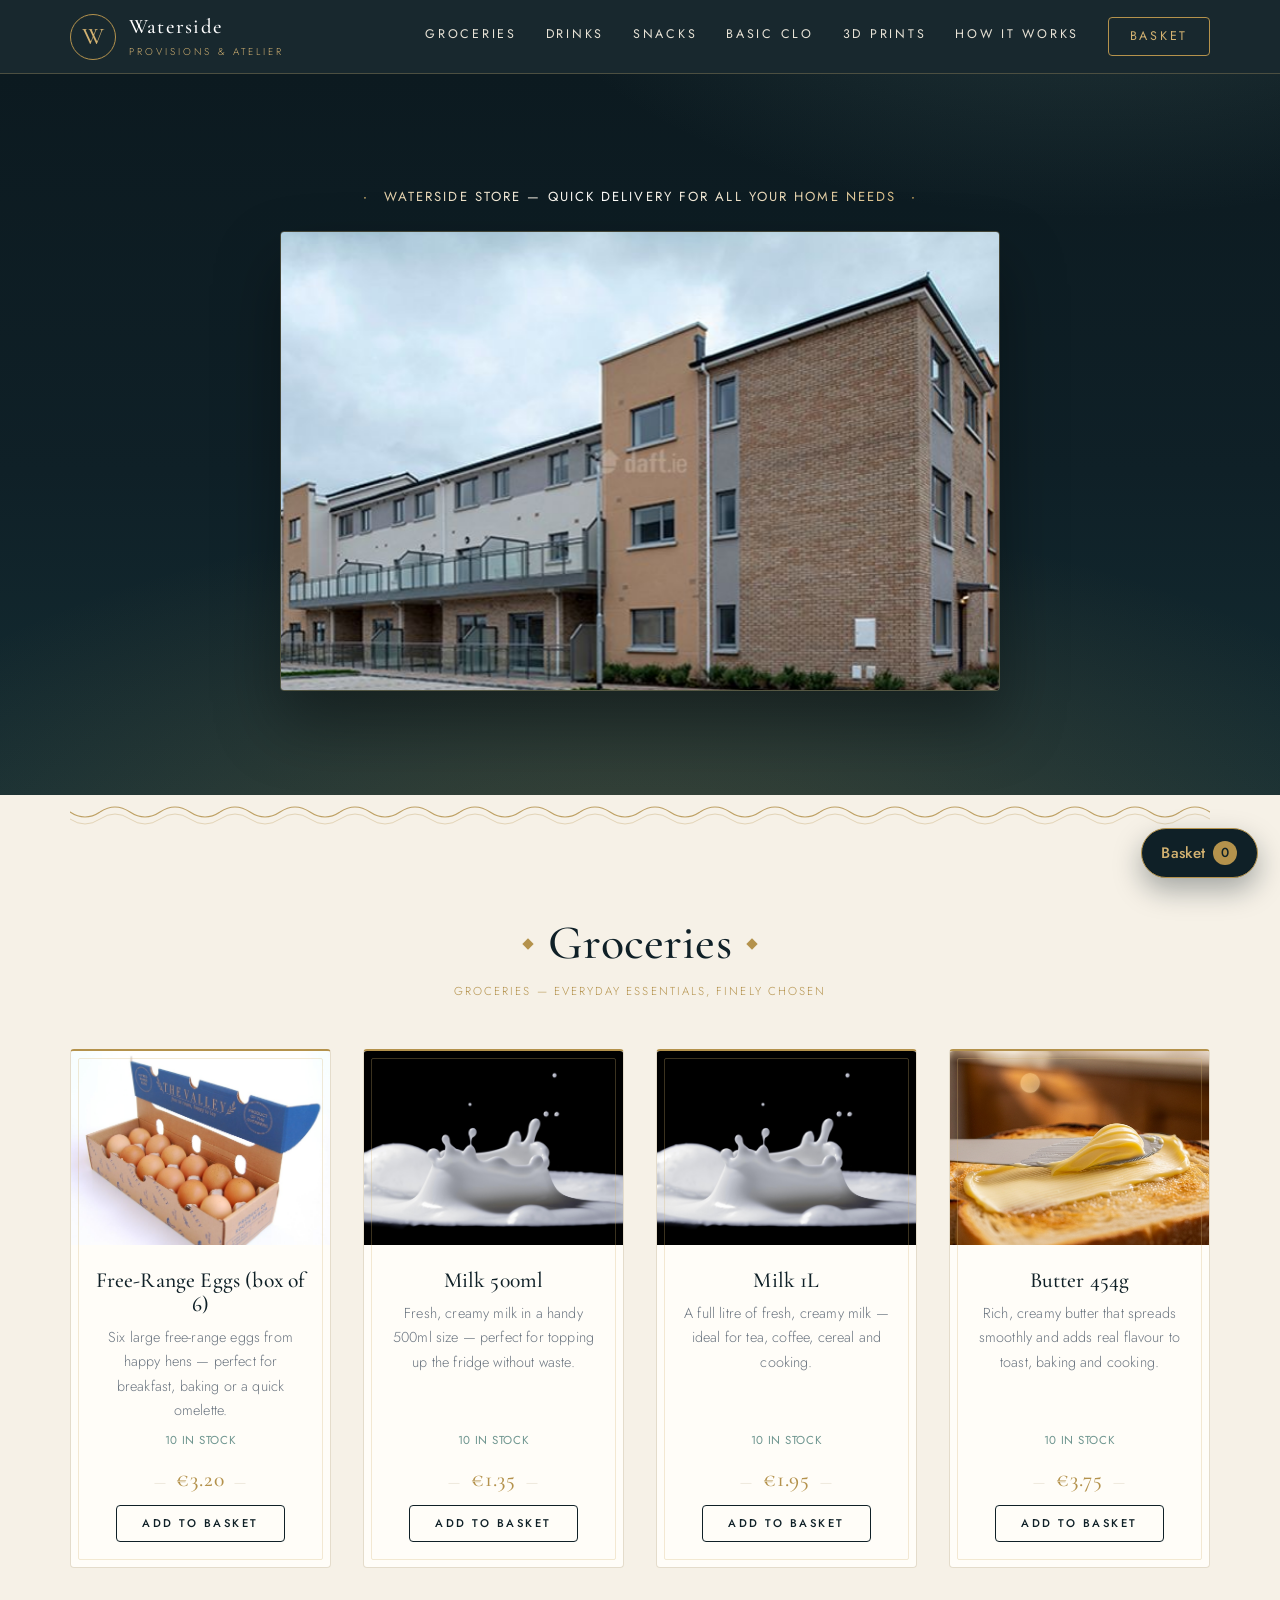
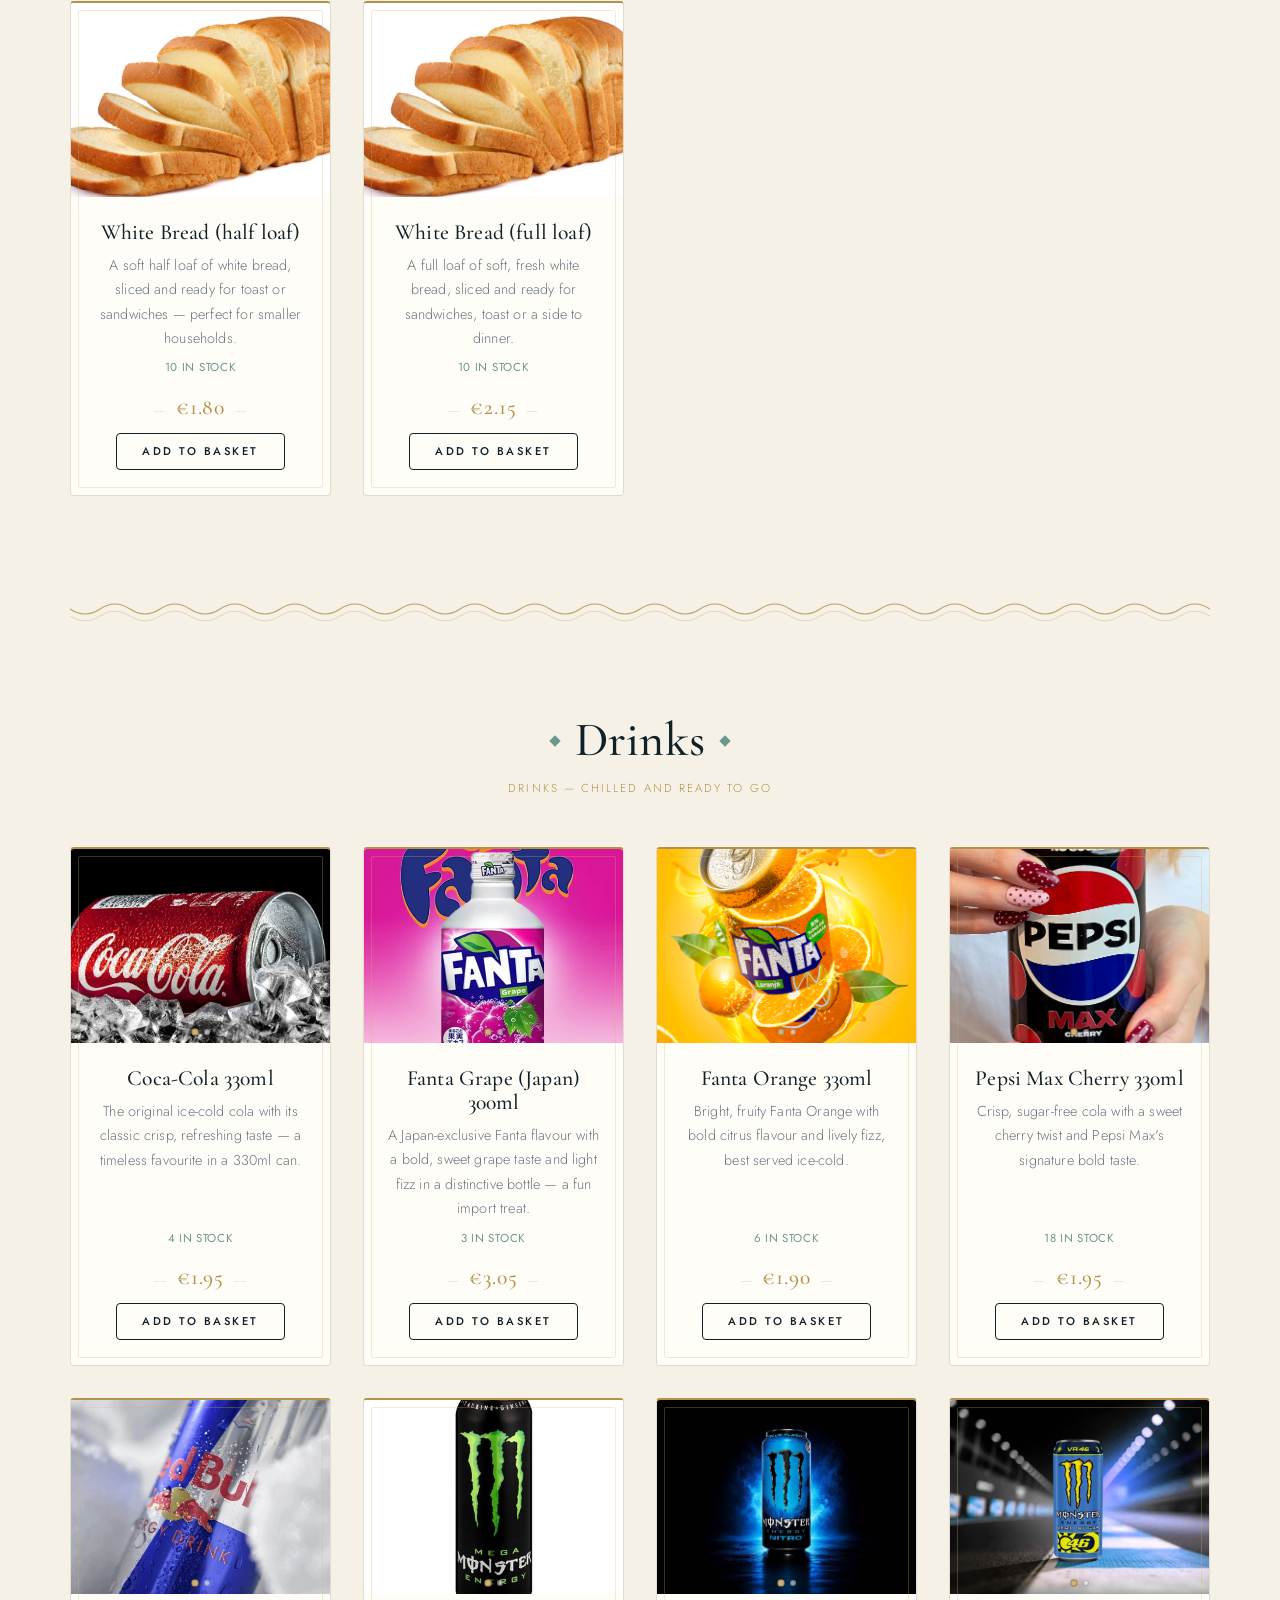
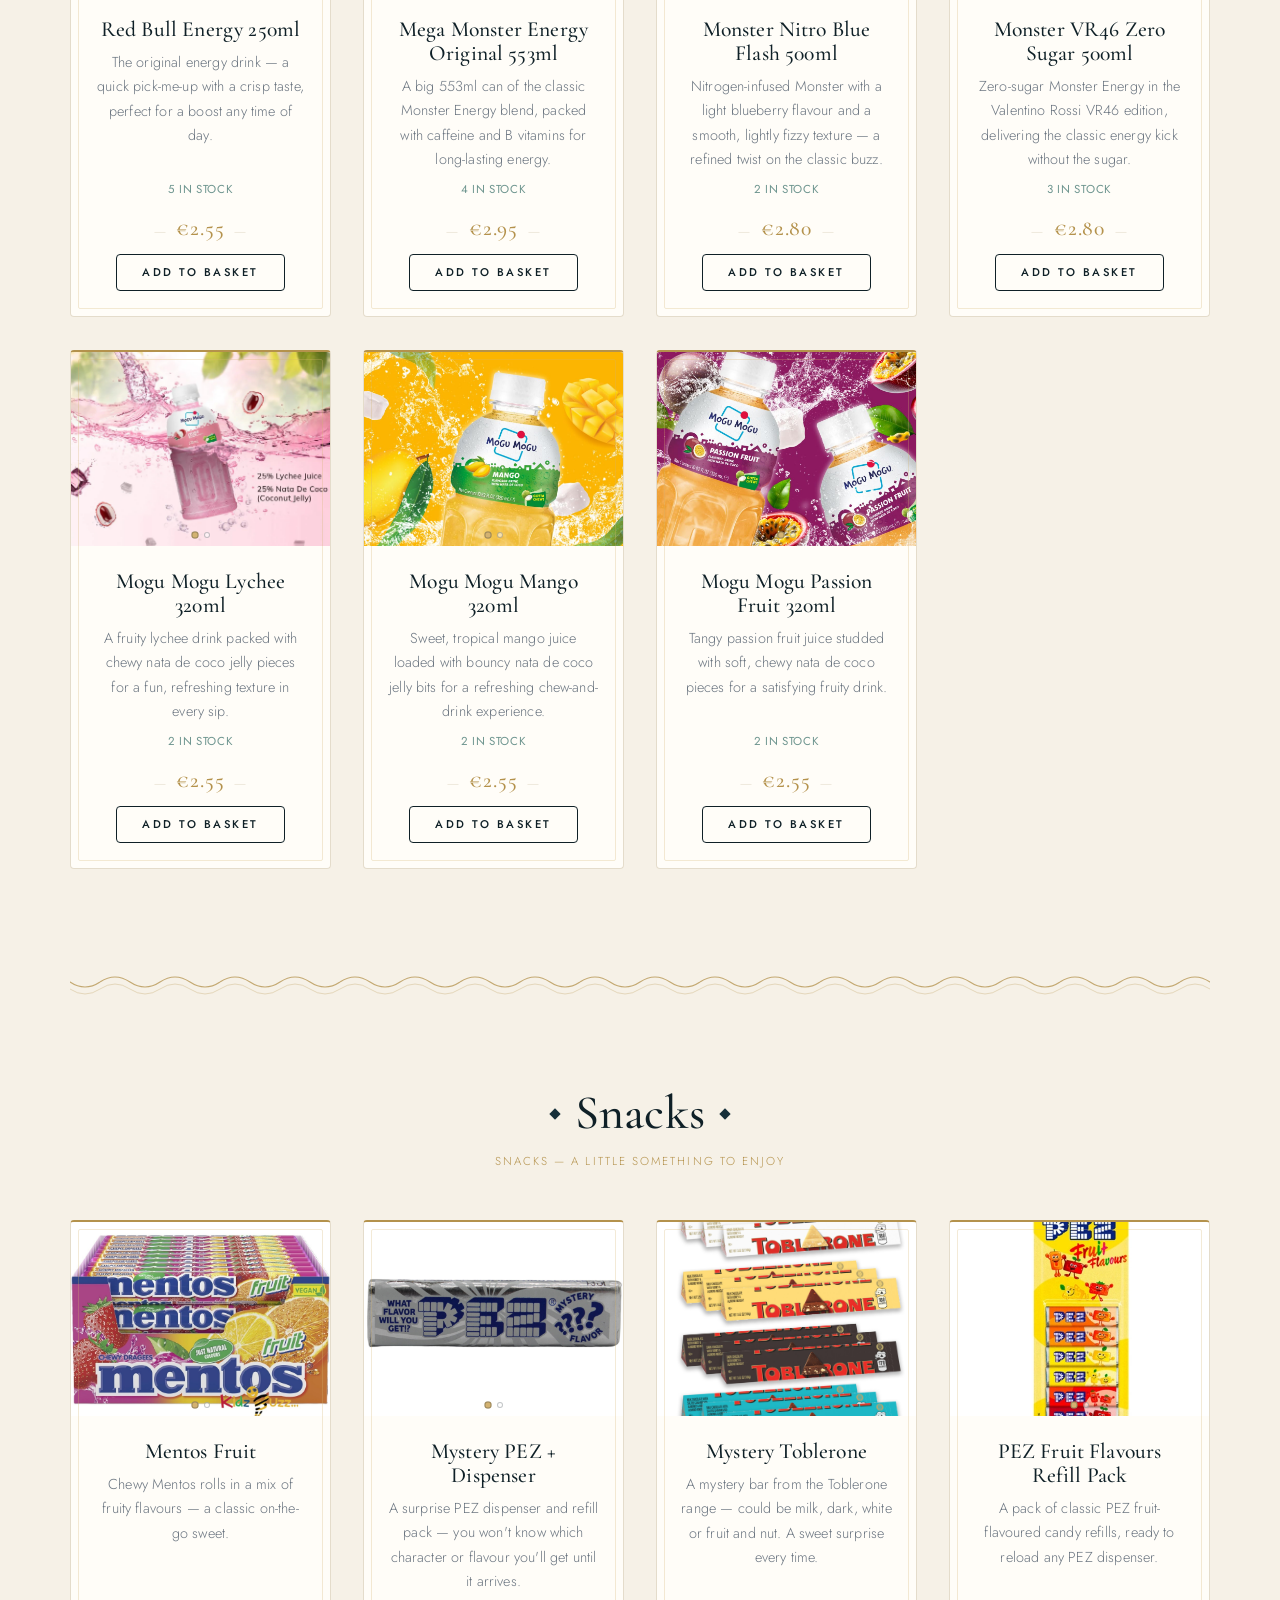
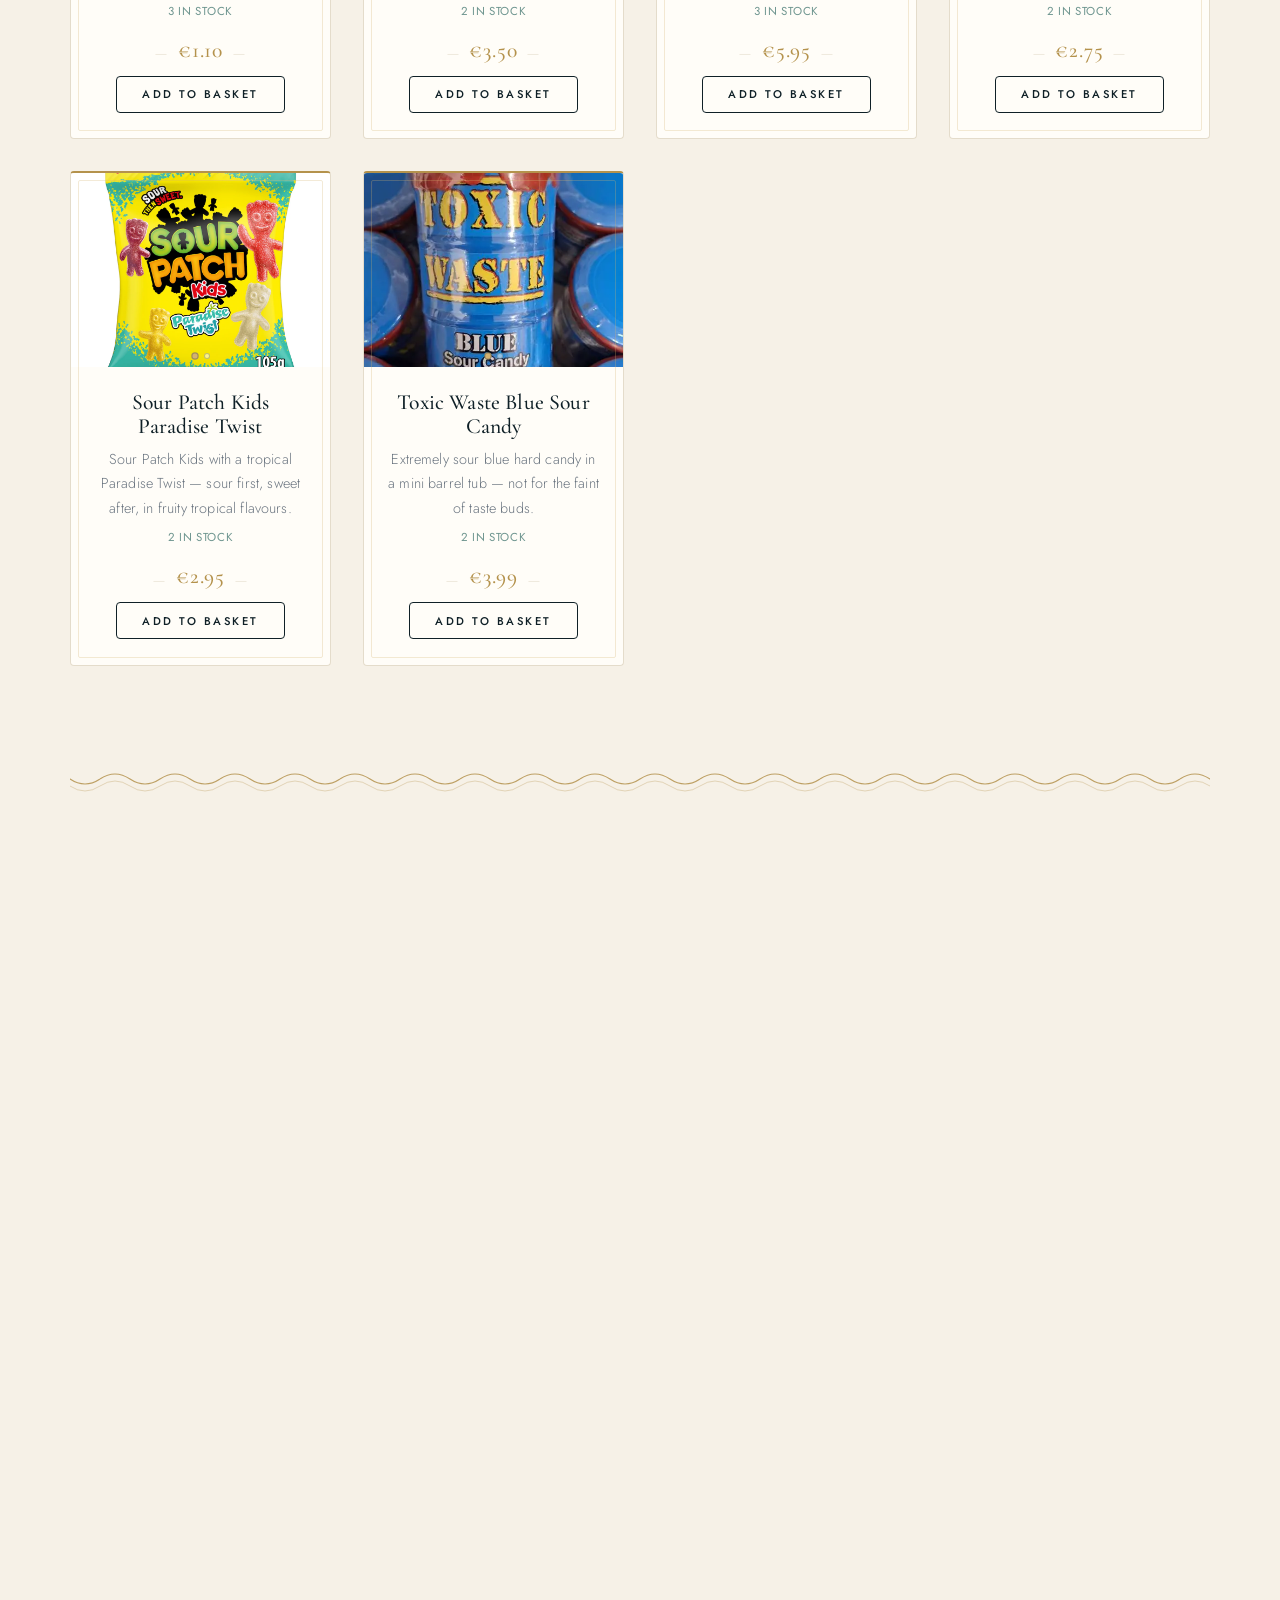
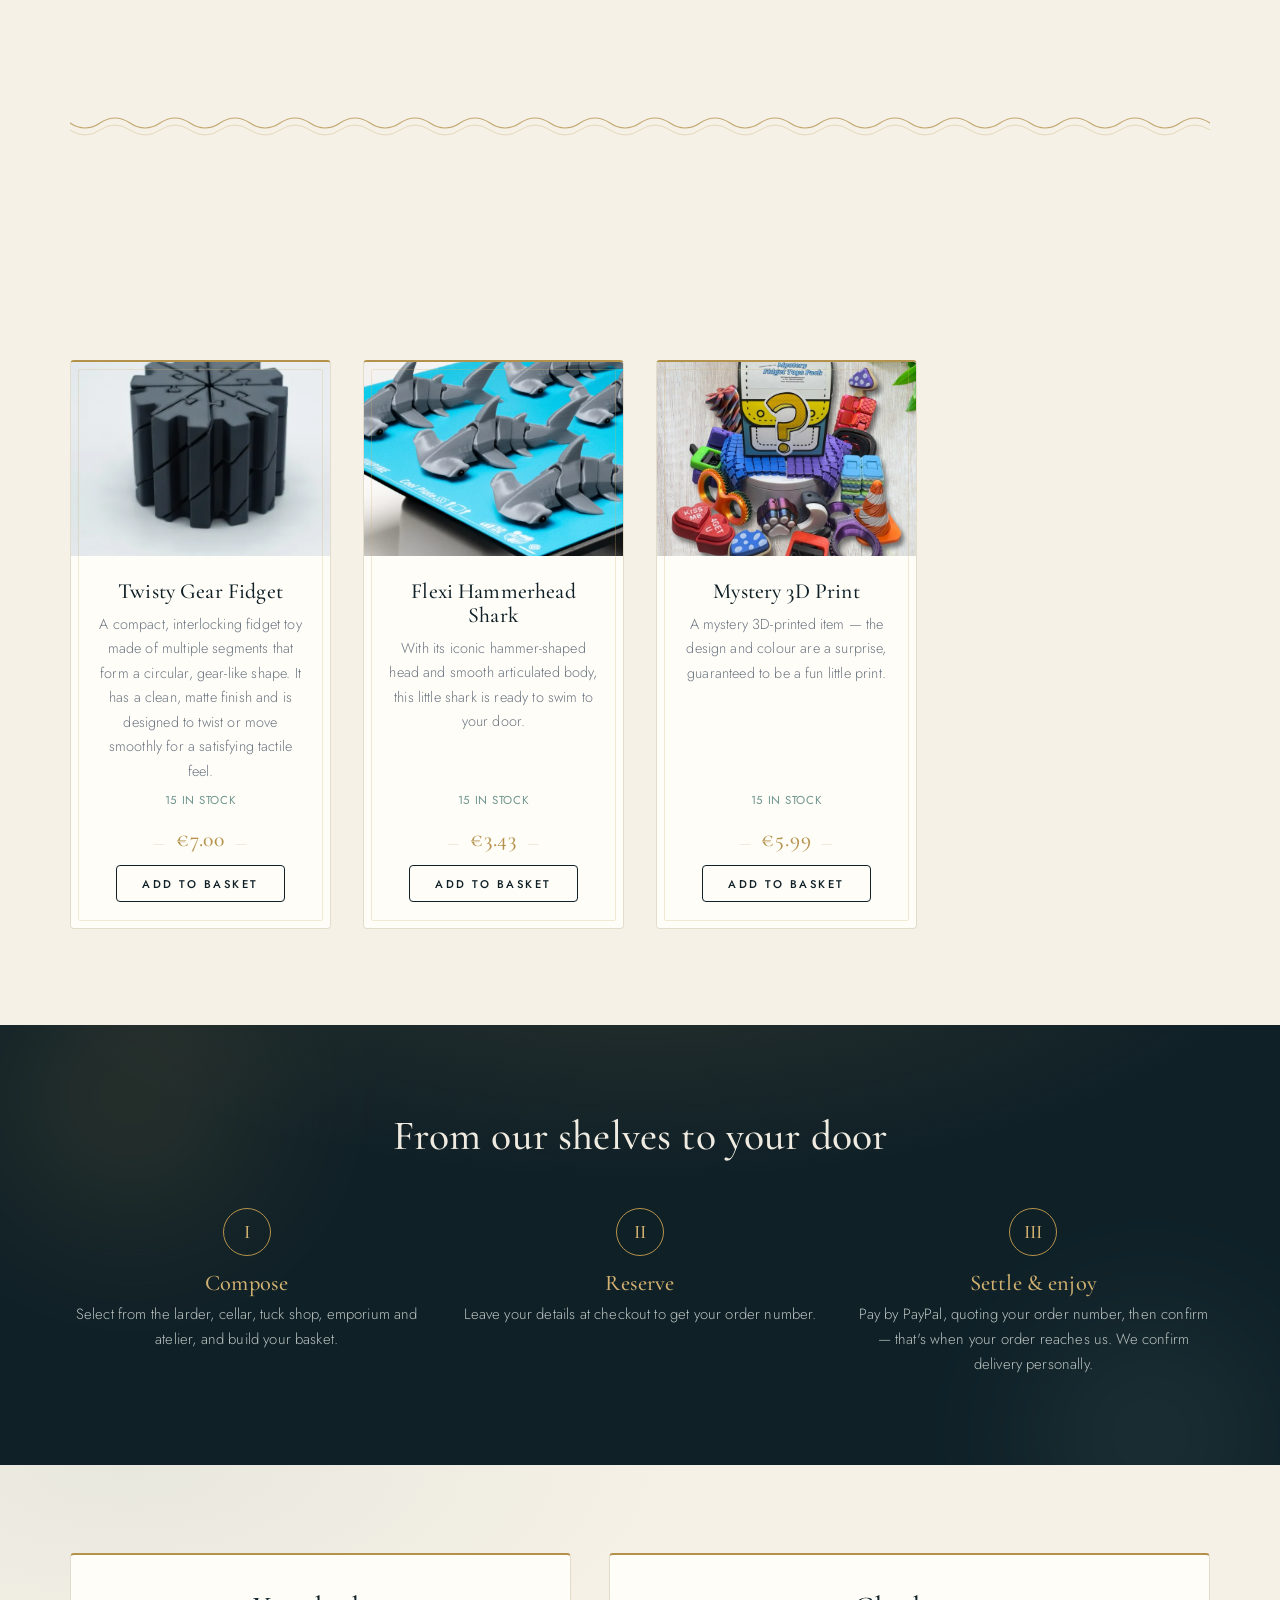
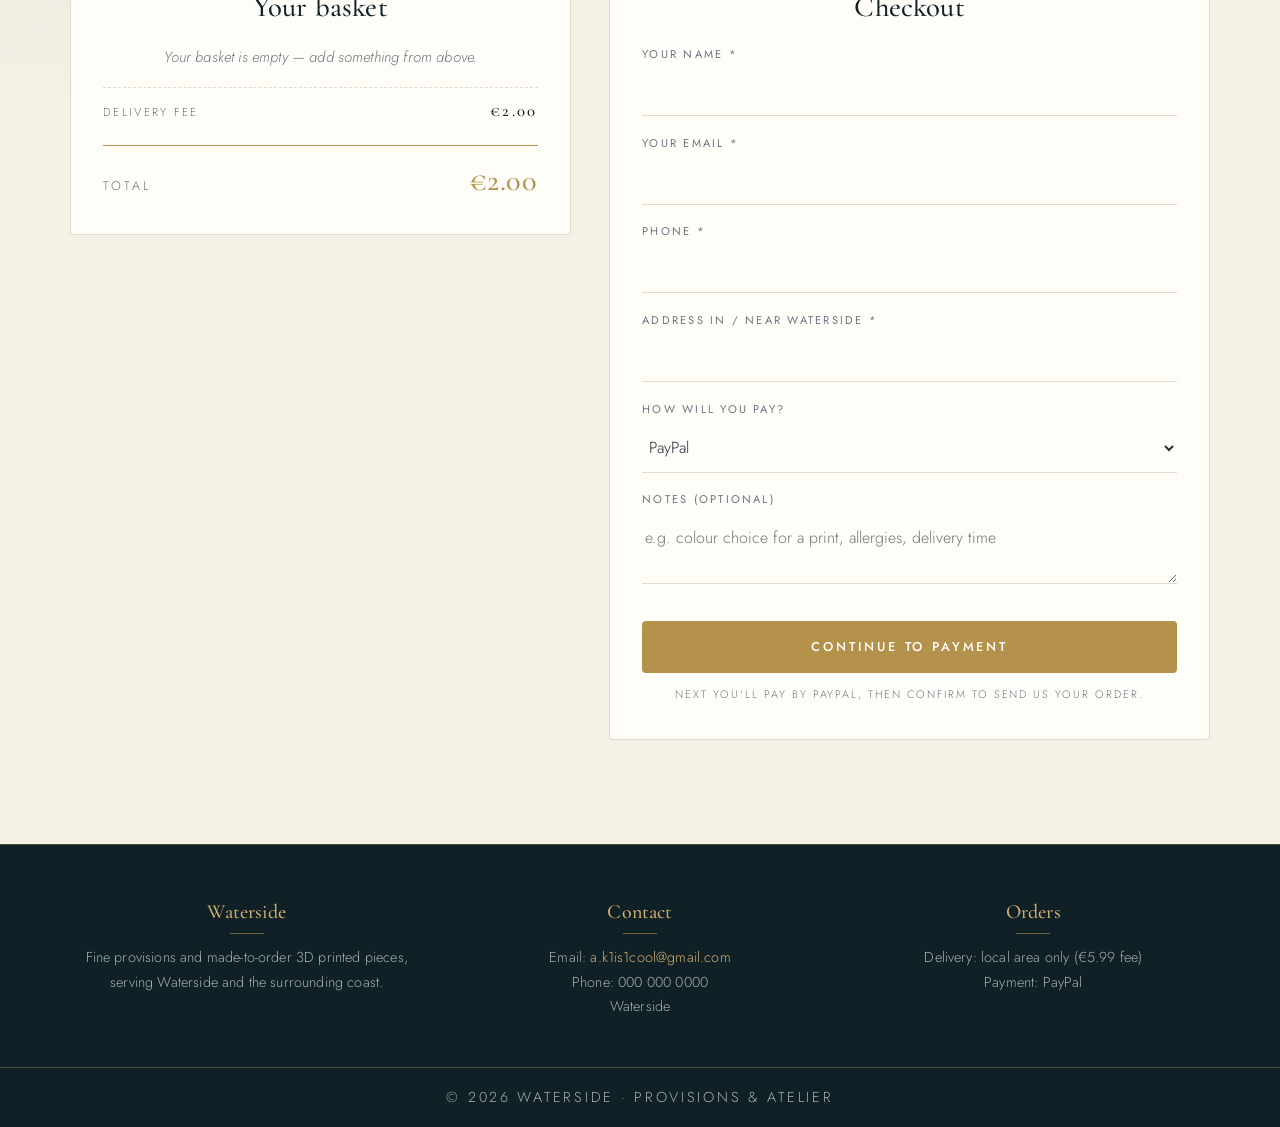
<file: index.html>
<!DOCTYPE html>
<html lang="en">
<head>
  <meta charset="UTF-8">
  <meta name="viewport" content="width=device-width, initial-scale=1.0">
  <title>Waterside Store — Groceries &amp; 3D Prints</title>
  <meta name="description" content="Your local Waterside shop for fresh groceries and custom 3D prints. Order online, pay by PayPal, local delivery only.">
  <link rel="preconnect" href="https://fonts.googleapis.com">
  <link rel="preconnect" href="https://fonts.gstatic.com" crossorigin>
  <link href="https://fonts.googleapis.com/css2?family=Cormorant+Garamond:ital,wght@0,400;0,500;0,600;1,400;1,500&family=Jost:wght@300;400;500&display=swap" rel="stylesheet">
  <link rel="stylesheet" href="css/style.css">
</head>
<body>

  <!-- Intro curtain — pure CSS, shows instantly then fades -->
  <div class="site-intro" id="site-intro" aria-hidden="true">
    <span class="intro-mark">W</span>
    <span class="intro-tag">Waterside</span>
  </div>

  <!-- Scroll progress -->
  <div class="scroll-progress" id="scroll-progress" aria-hidden="true"></div>

  <!-- Header is loaded from includes/header.html -->
  <div id="site-header"></div>

  <main>

    <!-- ============ HERO ============ -->
    <section class="hero" id="top">
      <div class="hero-particles" id="hero-particles" aria-hidden="true"></div>
      <div class="container hero-inner">
        <p class="hero-eyebrow" id="hero-eyebrow">Waterside &mdash; Provisions &amp; Atelier</p>
        <div class="hero-image-carousel" id="hero-image-carousel"></div>
      </div>
    </section>
    <div class="awning" aria-hidden="true"></div>

    <!-- ============ NECESSITIES ============ -->
    <section class="category" id="necessities">
      <div class="container">
        <div class="category-head reveal">
          <h2><span class="dot dot-necessities"></span>Groceries<span class="dot dot-necessities"></span></h2>
          <p>Groceries &mdash; everyday essentials, finely chosen</p>
        </div>
        <div class="product-grid" id="grid-necessities">
          <!-- Products are added automatically from js/products.js -->
        </div>
      </div>
    </section>

    <div class="awning" aria-hidden="true"></div>

    <!-- ============ DRINKS ============ -->
    <section class="category" id="drinks">
      <div class="container">
        <div class="category-head reveal">
          <h2><span class="dot dot-drinks"></span>Drinks<span class="dot dot-drinks"></span></h2>
          <p>Drinks &mdash; chilled and ready to go</p>
        </div>
        <div class="product-grid" id="grid-drinks">
          <!-- Products are added automatically from js/products.js -->
        </div>
      </div>
    </section>

    <div class="awning awning-orange" aria-hidden="true"></div>

    <!-- ============ SNACKS ============ -->
    <section class="category" id="snacks">
      <div class="container">
        <div class="category-head reveal">
          <h2><span class="dot dot-snacks"></span>Snacks<span class="dot dot-snacks"></span></h2>
          <p>Snacks &mdash; a little something to enjoy</p>
        </div>
        <div class="product-grid" id="grid-snacks">
          <!-- Products are added automatically from js/products.js -->
        </div>
      </div>
    </section>

    <div class="awning" aria-hidden="true"></div>

    <!-- ============ MERCH ============ -->
    <section class="category" id="merch">
      <div class="container">
        <div class="category-head reveal">
          <h2><span class="dot dot-merch"></span>Basic Clo<span class="dot dot-merch"></span></h2>
          <p>Basic Clo &mdash; take a piece of Waterside home</p>
        </div>
        <div class="product-grid" id="grid-merch">
          <!-- Products are added automatically from js/products.js -->
        </div>
      </div>
    </section>

    <div class="awning awning-orange" aria-hidden="true"></div>

    <!-- ============ 3D PRINTS ============ -->
    <section class="category" id="prints">
      <div class="container">
        <div class="category-head reveal">
          <h2><span class="dot dot-prints"></span>3D Prints<span class="dot dot-prints"></span></h2>
          <p>3D prints &mdash; useful, giftable, made to order</p>
        </div>
        <div class="product-grid" id="grid-prints">
          <!-- Products are added automatically from js/products.js -->
        </div>
      </div>
    </section>

    <!-- ============ HOW IT WORKS ============ -->
    <section class="how" id="how">
      <div class="bg-blobs" aria-hidden="true">
        <span class="blob blob-1"></span>
        <span class="blob blob-2"></span>
      </div>
      <div class="container">
        <h2 class="reveal">From our shelves to your door</h2>
        <div class="how-grid">
          <div class="how-step reveal">
            <span class="how-num">I</span>
            <h3>Compose</h3>
            <p>Select from the larder, cellar, tuck shop, emporium and atelier, and build your basket.</p>
          </div>
          <div class="how-step reveal">
            <span class="how-num">II</span>
            <h3>Reserve</h3>
            <p>Leave your details at checkout to get your order number.</p>
          </div>
          <div class="how-step reveal">
            <span class="how-num">III</span>
            <h3>Settle &amp; enjoy</h3>
            <p>Pay by PayPal, quoting your order number, then confirm — that's when your order reaches us. We confirm delivery personally.</p>
          </div>
        </div>
      </div>
    </section>

    <!-- ============ CHECKOUT ============ -->
    <section class="checkout" id="checkout">
      <div class="container checkout-grid">

        <div class="basket-panel reveal">
          <h2>Your basket</h2>
          <div id="basket-items">
            <p class="basket-empty">Your basket is empty — add something from above.</p>
          </div>
          <div class="basket-delivery-fee" id="basket-delivery-fee">
            <span>Delivery fee</span>
            <strong id="basket-delivery-fee-value">€2.00</strong>
          </div>
          <div class="basket-total" id="basket-total">
            <span>Total</span>
            <strong id="basket-total-value">€2.00</strong>
          </div>
        </div>

        <div class="order-panel reveal">
          <h2>Checkout</h2>
          <form id="order-form" novalidate>
            <label for="cust-name">Your name *</label>
            <input type="text" id="cust-name" name="name" required autocomplete="name">

            <label for="cust-email">Your email *</label>
            <input type="email" id="cust-email" name="email" required autocomplete="email">

            <label for="cust-phone">Phone *</label>
            <input type="tel" id="cust-phone" name="phone" required autocomplete="tel">

            <label for="cust-address">Address in / near Waterside *</label>
            <input type="text" id="cust-address" name="address" required autocomplete="street-address">

            <!-- All orders are local delivery — a flat delivery fee is added at checkout -->
            <input type="hidden" name="fulfilment" value="Local delivery">

            <label for="cust-pay">How will you pay?</label>
            <select id="cust-pay" name="payment_method">
              <option value="PayPal">PayPal</option>
            </select>

            <label for="cust-note">Notes (optional)</label>
            <textarea id="cust-note" name="note" rows="2" placeholder="e.g. colour choice for a print, allergies, delivery time"></textarea>

            <button type="submit" class="btn btn-green btn-wide" id="order-submit">Continue to payment</button>
            <p class="form-hint">Next you'll pay by PayPal, then confirm to send us your order.</p>
            <p class="form-error" id="order-error" hidden></p>
          </form>

          <!-- Shown after checkout details are confirmed, before the order is sent -->
          <div class="order-success" id="payment-step" hidden>
            <h3>One last step — pay to confirm</h3>
            <p>Your order number is <strong id="order-ref"></strong>.</p>
            <p>Please pay <strong id="order-amount"></strong> now and put your <strong>order number in the payment reference</strong> so we can match it.</p>
            <div class="pay-buttons">
              <a href="#" id="pay-paypal" class="btn btn-blue" target="_blank" rel="noopener">Pay with PayPal</a>
            </div>
            <button type="button" class="btn btn-green btn-wide" id="confirm-payment">I've paid — send my order</button>
            <p class="form-hint">Once you've paid, tap the button above and we'll send your order through.</p>
            <p class="form-error" id="payment-error" hidden></p>
          </div>

          <!-- Shown after the order has been sent (i.e. after payment is confirmed) -->
          <div class="order-success" id="order-success" hidden>
            <h3>Order sent — thank you!</h3>
            <p>Your order number is <strong id="order-ref-final"></strong> and your payment has been noted.</p>
            <p class="form-hint">We'll confirm your order by email shortly.</p>
            <button type="button" class="btn btn-outline" id="new-order">Start a new order</button>
          </div>
        </div>

      </div>
    </section>

  </main>

  <!-- Footer is loaded from includes/footer.html -->
  <div id="site-footer"></div>

  <!-- Floating basket button -->
  <a href="#checkout" class="basket-fab" id="basket-fab" aria-label="Go to basket">
    Basket <span id="basket-count">0</span>
  </a>

  <script src="js/products.js"></script>
  <script src="js/main.js"></script>
</body>
</html>
</file>
<file: css/style.css>
/* =====================================================================
   WATERSIDE — STYLESHEET  ·  "Coastal fine dining" theme
   Deep dusk navy · warm sand · champagne gold
   To change the colours, edit the variables just below.
   ===================================================================== */

:root {
  --navy: #0f2027;          /* deep sea at dusk — dark sections */
  --navy-soft: #16303a;
  --sand: #f6f1e7;          /* page background */
  --shell: #fffdf8;         /* cards */
  --gold: #b4924c;          /* champagne gold — accents */
  --gold-bright: #d3b271;
  --seafoam: #6e958f;       /* quiet secondary accent */
  --ink: #22303a;           /* body text on light */
  --muted: #6b7580;
  --line: #e4dccb;
  --line-dark: rgba(211, 178, 113, 0.28);
  --blue: #0070ba;          /* PayPal */
  --radius: 4px;            /* luxury = sharp, restrained corners */
  --font-display: "Cormorant Garamond", Georgia, serif;
  --font-body: "Jost", "Segoe UI", sans-serif;
}

/* ---------- Base ---------- */
* { box-sizing: border-box; margin: 0; padding: 0; }

html { scroll-behavior: smooth; }

body {
  font-family: var(--font-body);
  font-weight: 300;
  color: var(--ink);
  background: var(--sand);
  line-height: 1.7;
  letter-spacing: 0.01em;
}

img { max-width: 100%; display: block; }

.container {
  width: min(1140px, 92%);
  margin: 0 auto;
}

h1, h2, h3, h4 {
  font-family: var(--font-display);
  font-weight: 500;
  line-height: 1.12;
  color: inherit;
}

a { color: var(--gold); }

:focus-visible {
  outline: 2px solid var(--gold);
  outline-offset: 3px;
}

/* Small-caps eyebrow used across the site */
.hero-eyebrow,
.category-head p,
.form-hint {
  letter-spacing: 0.18em;
}

/* ---------- Buttons ---------- */
.btn {
  display: inline-block;
  border: 1px solid transparent;
  cursor: pointer;
  font: 500 0.8rem var(--font-body);
  letter-spacing: 0.22em;
  text-transform: uppercase;
  padding: 0.95rem 2rem;
  border-radius: var(--radius);
  text-decoration: none;
  text-align: center;
  transition: background 0.2s ease, color 0.2s ease, border-color 0.2s ease;
}

/* Primary — champagne gold */
.btn-green {
  background: var(--gold);
  color: #fff;
}
.btn-green:hover { background: var(--gold-bright); color: var(--navy); }

/* Secondary — hairline outline */
.btn-orange {
  background: transparent;
  border-color: var(--gold);
  color: var(--gold);
}
.btn-orange:hover { background: var(--gold); color: #fff; }

.btn-blue { background: var(--blue); color: #fff; }
.btn-blue:hover { background: #005c99; }
.btn-dark { background: var(--navy); color: #fff; }
.btn-dark:hover { background: var(--navy-soft); }

.btn-outline {
  background: transparent;
  border-color: var(--line);
  color: var(--muted);
}
.btn-outline:hover { border-color: var(--gold); color: var(--gold); }

.btn-wide { width: 100%; }

/* ---------- Gilded tide-line dividers (the signature motif) ---------- */
.awning {
  height: 34px;
  border: none;
  background:
    url('data:image/svg+xml;utf8,<svg xmlns="http://www.w3.org/2000/svg" width="120" height="34" viewBox="0 0 120 34"><path d="M0 17 Q15 7 30 17 T60 17 T90 17 T120 17" fill="none" stroke="%23b4924c" stroke-width="1.2" opacity="0.85"/><path d="M0 24 Q15 14 30 24 T60 24 T90 24 T120 24" fill="none" stroke="%23b4924c" stroke-width="0.8" opacity="0.4"/></svg>')
    repeat-x center / 120px 34px;
  margin: 0 auto;
  max-width: 1140px;
}
.awning-orange { opacity: 0.9; }

/* ---------- Header ---------- */
.site-header {
  background: rgba(15, 32, 39, 0.96);
  backdrop-filter: blur(8px);
  border-bottom: 1px solid var(--line-dark);
  position: sticky;
  top: 0;
  z-index: 50;
}

.header-inner {
  display: flex;
  align-items: center;
  justify-content: space-between;
  gap: 1rem;
  padding: 0.85rem 0;
  flex-wrap: wrap;
}

.brand {
  display: flex;
  align-items: center;
  gap: 0.8rem;
  text-decoration: none;
  color: #fff;
}

.brand-mark {
  display: grid;
  place-items: center;
  width: 46px;
  height: 46px;
  border: 1px solid var(--gold);
  border-radius: 50%;
  color: var(--gold-bright);
  font: 500 1.5rem var(--font-display);
}

.brand-text { line-height: 1.25; }
.brand-text strong {
  font-family: var(--font-display);
  font-weight: 500;
  font-size: 1.3rem;
  letter-spacing: 0.06em;
  display: block;
}
.brand-text small {
  color: var(--gold-bright);
  font-size: 0.62rem;
  letter-spacing: 0.3em;
  text-transform: uppercase;
}

.main-nav {
  display: flex;
  align-items: center;
  gap: 1.8rem;
  flex-wrap: wrap;
}
.main-nav a {
  text-decoration: none;
  color: #e8e3d6;
  font-weight: 400;
  font-size: 0.78rem;
  letter-spacing: 0.22em;
  text-transform: uppercase;
  padding-bottom: 2px;
  border-bottom: 1px solid transparent;
  transition: color 0.2s, border-color 0.2s;
}
.main-nav a:hover { color: var(--gold-bright); border-bottom-color: var(--gold-bright); }

.main-nav .nav-cta {
  border: 1px solid var(--gold);
  color: var(--gold-bright);
  padding: 0.5rem 1.3rem;
  border-radius: var(--radius);
}
.main-nav .nav-cta:hover { background: var(--gold); color: var(--navy); border-bottom-color: transparent; }

/* ---------- Hero — dusk over the water ---------- */
.hero {
  background:
    radial-gradient(90rem 42rem at 50% 118%, rgba(180, 146, 76, 0.28), transparent 62%),
    radial-gradient(60rem 30rem at 85% -20%, rgba(110, 149, 143, 0.25), transparent 60%),
    linear-gradient(180deg, #0c1a20 0%, var(--navy) 55%, #142d33 100%);
  color: #f4efe4;
  text-align: center;
}

.hero-inner {
  padding: 7rem 0 6.5rem;
  max-width: 780px;
}

.hero-image-carousel {
  position: relative;
  width: 100%;
  max-width: 720px;
  height: clamp(220px, 42vw, 460px);
  margin: 0 auto;
  border-radius: var(--radius);
  overflow: hidden;
  border: 1px solid var(--line-dark);
  box-shadow: 0 2rem 4rem rgba(0, 0, 0, 0.35);
}
.hero-slide {
  position: absolute;
  inset: 0;
  width: 100%;
  height: 100%;
  object-fit: cover;
  opacity: 0;
  transition: opacity 1.2s ease;
}
.hero-slide.active { opacity: 1; }

.hero-eyebrow {
  font-weight: 400;
  text-transform: uppercase;
  font-size: clamp(0.68rem, 1.6vw, 0.82rem);
  letter-spacing: 0.16em;
  color: var(--gold-bright);
  margin-bottom: 1.4rem;
  background: linear-gradient(100deg, var(--gold-bright) 0%, #fff 18%, var(--gold-bright) 36%, var(--gold-bright) 100%);
  background-size: 250% 100%;
  -webkit-background-clip: text;
  background-clip: text;
  -webkit-text-fill-color: transparent;
  animation: shimmer 6s ease-in-out infinite, fadeInDown 1s ease both;
}
.hero-eyebrow::before,
.hero-eyebrow::after {
  content: "·";
  margin: 0 0.9rem;
  color: var(--gold);
  -webkit-text-fill-color: var(--gold);
}

.hero-actions {
  display: flex;
  gap: 1rem;
  flex-wrap: wrap;
  justify-content: center;
}

/* ---------- Category sections ---------- */
.category { padding: 5.5rem 0 6rem; }

.category-head {
  margin-bottom: 3rem;
  text-align: center;
}
.category-head h2 {
  font-size: clamp(2rem, 4.5vw, 3rem);
  display: flex;
  align-items: center;
  justify-content: center;
  gap: 1rem;
  color: var(--navy);
}
.category-head p {
  color: var(--gold);
  margin-top: 0.7rem;
  font-size: 0.72rem;
  text-transform: uppercase;
}

/* Gold diamond markers beside section titles */
.dot {
  width: 8px;
  height: 8px;
  display: inline-block;
  transform: rotate(45deg);
  background: var(--gold);
}
.dot-orange { background: var(--seafoam); }
.dot-necessities { background: var(--gold); }
.dot-drinks { background: var(--seafoam); }
.dot-snacks { background: var(--navy-soft); }
.dot-merch { background: var(--gold-bright); }
.dot-prints { background: var(--seafoam); }

.product-grid {
  display: grid;
  grid-template-columns: repeat(auto-fill, minmax(255px, 1fr));
  gap: 2rem;
}

/* ---------- Product cards — plated like a tasting menu ---------- */
.card {
  background: var(--shell);
  border: 1px solid var(--line);
  border-radius: var(--radius);
  overflow: hidden;
  display: flex;
  flex-direction: column;
  transition: box-shadow 0.25s ease, transform 0.25s ease;
  position: relative;
}
.card::after {                 /* thin gold keyline inside the card */
  content: "";
  position: absolute;
  inset: 7px;
  border: 1px solid var(--line-dark);
  border-radius: 2px;
  pointer-events: none;
}
.card:hover {
  transform: translateY(-5px);
  box-shadow: 0 20px 40px rgba(15, 32, 39, 0.14);
}

.card-green, .card-orange,
.card-necessities, .card-drinks, .card-snacks, .card-merch, .card-prints {
  border-top: 2px solid var(--gold);
}

.card-img {
  aspect-ratio: 4 / 3;
  background: #ece5d5;
}
.card-img img {
  width: 100%;
  height: 100%;
  object-fit: cover;
}

.card-body {
  padding: 1.4rem 1.5rem 1.6rem;
  display: flex;
  flex-direction: column;
  gap: 0.55rem;
  flex: 1;
  text-align: center;
}
.card-body h3 {
  font-size: 1.35rem;
  color: var(--navy);
}
.card-body p {
  color: var(--muted);
  font-size: 0.9rem;
  flex: 1;
}

.card-foot {
  display: flex;
  flex-direction: column;
  align-items: center;
  gap: 0.8rem;
  margin-top: 0.6rem;
}

.price {
  font: 500 1.35rem var(--font-display);
  color: var(--gold);
  letter-spacing: 0.04em;
}
.price::before, .price::after {
  content: "—";
  color: var(--line);
  font-size: 0.9rem;
  margin: 0 0.6rem;
  vertical-align: middle;
}

.btn-add {
  background: transparent;
  border: 1px solid var(--navy);
  color: var(--navy);
  padding: 0.6rem 1.6rem;
  font-size: 0.7rem;
}
.btn-add:hover { background: var(--navy); color: var(--gold-bright); }
.btn-add:disabled {
  border-color: var(--line);
  color: var(--muted);
  cursor: not-allowed;
  background: transparent;
}
.btn-add:disabled:hover { background: transparent; color: var(--muted); }

.stock-badge {
  display: inline-block;
  font: 400 0.72rem var(--font-body);
  letter-spacing: 0.06em;
  text-transform: uppercase;
  color: var(--seafoam);
}
.stock-badge.stock-out { color: #b5544a; }

/* ---------- How it works — dark interlude ---------- */
.how {
  background:
    radial-gradient(70rem 30rem at 50% -30%, rgba(180, 146, 76, 0.18), transparent 60%),
    var(--navy);
  color: #f0ebe0;
  padding: 5.5rem 0;
  text-align: center;
}
.how h2 {
  font-size: clamp(1.9rem, 4vw, 2.6rem);
  margin-bottom: 3rem;
}
.how-grid {
  display: grid;
  grid-template-columns: repeat(auto-fit, minmax(230px, 1fr));
  gap: 2.5rem;
}
.how-step h3 {
  font-size: 1.4rem;
  margin: 0.9rem 0 0.4rem;
  color: var(--gold-bright);
}
.how-step p { color: #b9c2bf; font-size: 0.93rem; }
.how-num {
  display: inline-grid;
  place-items: center;
  width: 3rem;
  height: 3rem;
  border: 1px solid var(--gold);
  border-radius: 50%;
  font: 500 1.2rem var(--font-display);
  color: var(--gold-bright);
}

/* ---------- Checkout ---------- */
.checkout {
  padding: 5.5rem 0 6.5rem;
  background:
    radial-gradient(60rem 26rem at 10% 0%, rgba(110, 149, 143, 0.10), transparent 60%),
    var(--sand);
}

.checkout-grid {
  display: grid;
  grid-template-columns: 1fr 1.2fr;
  gap: 2.4rem;
  align-items: start;
}

.basket-panel,
.order-panel {
  background: var(--shell);
  border: 1px solid var(--line);
  border-top: 2px solid var(--gold);
  border-radius: var(--radius);
  padding: 2.2rem 2rem;
}

.basket-panel h2,
.order-panel h2 {
  font-size: 1.8rem;
  color: var(--navy);
  margin-bottom: 1.4rem;
  text-align: center;
}

.basket-empty {
  color: var(--muted);
  font-size: 0.93rem;
  text-align: center;
  font-style: italic;
}

.basket-row {
  display: grid;
  grid-template-columns: 1fr auto auto;
  align-items: center;
  gap: 0.9rem;
  padding: 0.75rem 0;
  border-bottom: 1px dotted var(--line);   /* menu-style dotted leaders */
  font-size: 0.95rem;
}

.basket-name { font-weight: 400; }

.basket-qty {
  display: flex;
  align-items: center;
  gap: 0.55rem;
}

.qty-btn {
  width: 1.8rem;
  height: 1.8rem;
  border-radius: 50%;
  border: 1px solid var(--line);
  background: transparent;
  color: var(--ink);
  cursor: pointer;
  font-size: 1rem;
  line-height: 1;
  transition: border-color 0.15s, color 0.15s;
}
.qty-btn:hover { border-color: var(--gold); color: var(--gold); }
.qty-btn:disabled {
  opacity: 0.35;
  cursor: not-allowed;
  border-color: var(--line);
  color: var(--muted);
}
.qty-btn:disabled:hover { border-color: var(--line); color: var(--muted); }

.basket-price {
  font-family: var(--font-display);
  font-size: 1.05rem;
  color: var(--navy);
}

.basket-delivery-fee {
  display: flex;
  justify-content: space-between;
  align-items: baseline;
  margin-top: 1rem;
  padding-top: 0.8rem;
  border-top: 1px dashed var(--line);
  font-size: 0.72rem;
  letter-spacing: 0.2em;
  text-transform: uppercase;
  color: var(--muted);
}
.basket-delivery-fee strong {
  font: 500 1.05rem var(--font-display);
  color: var(--navy);
}

.basket-total {
  display: flex;
  justify-content: space-between;
  align-items: baseline;
  margin-top: 1.4rem;
  padding-top: 1rem;
  border-top: 1px solid var(--gold);
  font-size: 0.78rem;
  letter-spacing: 0.25em;
  text-transform: uppercase;
  color: var(--muted);
}
.basket-total[hidden] {
  display: none;
}
.basket-total strong {
  font: 500 1.9rem var(--font-display);
  color: var(--gold);
  letter-spacing: 0.02em;
}

/* ---------- Order form ---------- */
#order-form label {
  display: block;
  font-weight: 400;
  font-size: 0.7rem;
  letter-spacing: 0.2em;
  text-transform: uppercase;
  color: var(--muted);
  margin: 1.1rem 0 0.35rem;
}

#order-form input,
#order-form select,
#order-form textarea {
  width: 100%;
  padding: 0.7rem 0.2rem;
  border: none;
  border-bottom: 1px solid var(--line);   /* understated underlined fields */
  border-radius: 0;
  font: 300 1rem var(--font-body);
  background: transparent;
  color: var(--ink);
  transition: border-color 0.2s;
}

#order-form input:focus,
#order-form select:focus,
#order-form textarea:focus {
  outline: none;
  border-bottom-color: var(--gold);
}

#order-form button[type="submit"] { margin-top: 1.8rem; }

.form-hint {
  font-size: 0.68rem;
  text-transform: uppercase;
  color: var(--muted);
  margin-top: 0.8rem;
  text-align: center;
}

.form-error {
  margin-top: 1rem;
  padding: 0.8rem 1rem;
  border: 1px solid #c98a7d;
  border-radius: var(--radius);
  background: #f9efec;
  color: #8c3a2d;
  font-size: 0.9rem;
  letter-spacing: 0.02em;
}

/* ---------- Order success ---------- */
.order-success { text-align: center; }
.order-success h3 {
  font-size: 1.7rem;
  color: var(--navy);
  margin-bottom: 0.8rem;
}
.order-success h3::after {
  content: "";
  display: block;
  width: 56px;
  height: 1px;
  background: var(--gold);
  margin: 0.8rem auto 0;
}
.order-success p { margin-bottom: 0.7rem; font-size: 0.97rem; }
.order-success strong { color: var(--gold); font-weight: 500; }

.pay-buttons {
  display: flex;
  gap: 0.8rem;
  flex-wrap: wrap;
  justify-content: center;
  margin: 1.4rem 0 0.6rem;
}

.order-success .btn-outline { margin-top: 1rem; }

/* ---------- Footer ---------- */
.site-footer {
  background: var(--navy);
  color: #d8d2c4;
  border-top: 1px solid var(--line-dark);
  margin-top: 0;
}

.footer-grid {
  display: grid;
  grid-template-columns: repeat(auto-fit, minmax(230px, 1fr));
  gap: 2.5rem;
  padding: 3.5rem 0 3rem;
  text-align: center;
}

.site-footer h4 {
  font-size: 1.25rem;
  color: var(--gold-bright);
  margin-bottom: 0.7rem;
}
.site-footer h4::after {
  content: "";
  display: block;
  width: 34px;
  height: 1px;
  background: var(--gold);
  margin: 0.6rem auto 0;
  opacity: 0.6;
}
.site-footer p { color: #a9b1ad; font-size: 0.9rem; }
.site-footer a { color: var(--gold-bright); text-decoration: none; }
.site-footer a:hover { text-decoration: underline; }

.footer-bar {
  border-top: 1px solid var(--line-dark);
  padding: 1.1rem 0;
  font-size: 0.68rem;
  letter-spacing: 0.25em;
  text-transform: uppercase;
  color: #7f8a86;
  text-align: center;
}

/* ---------- Floating basket button ---------- */
.basket-fab {
  position: fixed;
  right: 1.4rem;
  bottom: 1.4rem;
  background: var(--navy);
  border: 1px solid var(--gold);
  color: var(--gold-bright);
  text-decoration: none;
  font: 500 0.95rem var(--font-body);
  padding: 0.75rem 1.2rem;
  border-radius: 999px;
  box-shadow: 0 12px 28px rgba(15, 32, 39, 0.35);
  display: flex;
  align-items: center;
  gap: 0.5rem;
  z-index: 60;
  transition: background 0.2s;
}
.basket-fab:hover { background: var(--navy-soft); }

#basket-count {
  background: var(--gold);
  color: var(--navy);
  border-radius: 999px;
  min-width: 1.5rem;
  height: 1.5rem;
  display: grid;
  place-items: center;
  font-size: 0.82rem;
  font-weight: 500;
  padding: 0 0.3rem;
}

/* =====================================================================
   FANCY EXTRAS — animations, scroll reveals, particles, easter eggs
   ===================================================================== */

/* ---------- Keyframes ---------- */
@keyframes shimmer {
  0% { background-position: 200% 0; }
  100% { background-position: -50% 0; }
}
@keyframes fadeInDown {
  from { opacity: 0; transform: translateY(-16px); }
  to   { opacity: 1; transform: translateY(0); }
}
@keyframes fadeInUp {
  from { opacity: 0; transform: translateY(28px); }
  to   { opacity: 1; transform: translateY(0); }
}
@keyframes heroKenBurns {
  0%   { transform: scale(1); }
  100% { transform: scale(1.09); }
}
@keyframes bubbleRise {
  0%   { transform: translateY(0) translateX(0) scale(0.6); opacity: 0; }
  10%  { opacity: 0.55; }
  90%  { opacity: 0.35; }
  100% { transform: translateY(-420px) translateX(var(--drift, 20px)) scale(1); opacity: 0; }
}
@keyframes ripple-anim {
  from { transform: scale(0); opacity: 0.45; }
  to   { transform: scale(2.6); opacity: 0; }
}
@keyframes popIn {
  0%   { transform: scale(1); }
  35%  { transform: scale(1.5); }
  100% { transform: scale(1); }
}
@keyframes confettiFall {
  0%   { transform: translateY(-10vh) rotate(0deg); opacity: 1; }
  100% { transform: translateY(105vh) rotate(540deg); opacity: 0.9; }
}
@keyframes waveDrift {
  0%   { background-position-x: 0; }
  100% { background-position-x: 120px; }
}
@keyframes brandSpin {
  to { transform: rotate(360deg); }
}
@keyframes floatY {
  0%, 100% { transform: translateY(0); }
  50% { transform: translateY(-6px); }
}
@keyframes glowPulse {
  0%, 100% { box-shadow: 0 12px 28px rgba(15, 32, 39, 0.35), 0 0 0 rgba(211, 178, 113, 0); }
  50% { box-shadow: 0 12px 28px rgba(15, 32, 39, 0.35), 0 0 22px rgba(211, 178, 113, 0.65); }
}
@keyframes eggFadeIn {
  from { opacity: 0; } to { opacity: 1; }
}
@keyframes eggPop {
  0% { opacity: 0; transform: scale(0.7) translateY(20px); }
  70% { transform: scale(1.03) translateY(0); }
  100% { opacity: 1; transform: scale(1) translateY(0); }
}
@keyframes fishSwim {
  from { transform: translateX(-10vw) translateY(0) scaleX(1); }
  to   { transform: translateX(110vw) translateY(var(--bob, 0px)) scaleX(1); }
}

/* ---------- Scroll reveal ---------- */
.reveal {
  opacity: 0;
  transform: translateY(28px);
  transition: opacity 0.8s cubic-bezier(.2,.7,.2,1), transform 0.8s cubic-bezier(.2,.7,.2,1);
}
.reveal.in-view {
  opacity: 1;
  transform: translateY(0);
}
.category-head.reveal.in-view { transition-delay: 0.05s; }
.product-grid .card.reveal { transition-duration: 0.6s; }

/* Staggered card reveal — nth-child delay, gives a cascading feel */
.product-grid .card.reveal:nth-child(1) { transition-delay: 0.02s; }
.product-grid .card.reveal:nth-child(2) { transition-delay: 0.08s; }
.product-grid .card.reveal:nth-child(3) { transition-delay: 0.14s; }
.product-grid .card.reveal:nth-child(4) { transition-delay: 0.20s; }
.product-grid .card.reveal:nth-child(5) { transition-delay: 0.26s; }
.product-grid .card.reveal:nth-child(6) { transition-delay: 0.32s; }
.product-grid .card.reveal:nth-child(n+7) { transition-delay: 0.36s; }

/* ---------- Header brand — logo comes alive ---------- */
.brand-mark {
  transition: box-shadow 0.35s ease, transform 0.35s ease;
}
.brand:hover .brand-mark {
  box-shadow: 0 0 18px rgba(211, 178, 113, 0.55);
}
.brand-mark.spin-once {
  animation: brandSpin 0.7s cubic-bezier(.3,1.5,.4,1);
}

/* ---------- Hero polish ---------- */
.hero { position: relative; overflow: hidden; }
.hero-slide.active { animation: heroKenBurns 8s ease-in-out forwards; }

.hero-particles {
  position: absolute;
  inset: 0;
  overflow: hidden;
  pointer-events: none;
  z-index: 1;
}
.hero-particles .bubble {
  position: absolute;
  bottom: -20px;
  width: var(--size, 8px);
  height: var(--size, 8px);
  border-radius: 50%;
  background: radial-gradient(circle at 35% 30%, rgba(255,255,255,0.9), rgba(211,178,113,0.25) 70%);
  animation: bubbleRise linear infinite;
  animation-duration: var(--dur, 12s);
  animation-delay: var(--delay, 0s);
  left: var(--x, 50%);
}
.hero-inner { position: relative; z-index: 2; }
.hero-inner > * { animation: fadeInUp 0.9s ease both; }
.hero-inner .hero-eyebrow { animation: shimmer 6s ease-in-out infinite, fadeInDown 0.8s ease both; }
.hero-image-carousel { animation-delay: 0.15s; }

/* ---------- Awning dividers — gentle drift ---------- */
.awning { animation: waveDrift 6s linear infinite; }

/* ---------- Buttons — ripple + lift ---------- */
.btn { position: relative; overflow: hidden; }
.btn:not(.btn-add):not(.qty-btn):active { transform: translateY(1px); }
.ripple {
  position: absolute;
  border-radius: 50%;
  background: rgba(255, 255, 255, 0.7);
  transform: scale(0);
  pointer-events: none;
  animation: ripple-anim 0.6s ease-out;
}
.btn-dark .ripple, .btn-blue .ripple { background: rgba(255,255,255,0.55); }
.btn-orange .ripple, .btn-outline .ripple { background: rgba(180,146,76,0.35); }

/* ---------- Cards — light sweep on hover ---------- */
.card { will-change: transform; }
.card-img { position: relative; overflow: hidden; }
.card-img img { transition: transform 0.6s ease; }
.card:hover .card-img img { transform: scale(1.08); }
.card-img::after {
  content: "";
  position: absolute;
  inset: 0;
  background: linear-gradient(115deg, transparent 40%, rgba(255,255,255,0.35) 50%, transparent 60%);
  transform: translateX(-120%);
  transition: transform 0.7s ease;
  pointer-events: none;
  z-index: 2;
}
.card:hover .card-img::after { transform: translateX(120%); }

/* ---------- Product photo sliders ---------- */
.card-slides { position: relative; width: 100%; height: 100%; }
.card-slide {
  position: absolute;
  inset: 0;
  width: 100%;
  height: 100%;
  object-fit: cover;
  opacity: 0;
  transition: opacity 0.7s ease, transform 0.6s ease;
  pointer-events: none;
}
.card-slide.active { opacity: 1; pointer-events: auto; }

.card-slide-btn {
  position: absolute;
  top: 50%;
  transform: translateY(-50%);
  width: 28px;
  height: 28px;
  border-radius: 50%;
  border: none;
  background: rgba(12, 26, 32, 0.55);
  color: #fff;
  font-size: 1.1rem;
  line-height: 1;
  display: flex;
  align-items: center;
  justify-content: center;
  cursor: pointer;
  opacity: 0;
  transition: opacity 0.25s ease, background 0.2s ease, transform 0.2s ease;
  z-index: 3;
}
.card-slide-btn:hover { background: rgba(12, 26, 32, 0.85); }
.card-slide-prev { left: 8px; }
.card-slide-next { right: 8px; }
.card-img[data-multi]:hover .card-slide-btn { opacity: 1; }

.card-dots {
  position: absolute;
  left: 0;
  right: 0;
  bottom: 8px;
  display: flex;
  justify-content: center;
  gap: 6px;
  z-index: 3;
}
.card-dot {
  width: 6px;
  height: 6px;
  border-radius: 50%;
  background: rgba(255, 255, 255, 0.55);
  border: 1px solid rgba(12, 26, 32, 0.25);
  cursor: pointer;
  transition: background 0.2s ease, transform 0.2s ease;
}
.card-dot.active { background: var(--gold-bright, #d3b271); transform: scale(1.25); }
.card-img { cursor: zoom-in; }

/* ---------- Product photo lightbox ---------- */
.lightbox-overlay {
  position: fixed;
  inset: 0;
  background: rgba(12, 26, 32, 0.88);
  backdrop-filter: blur(4px);
  display: grid;
  place-items: center;
  z-index: 1100;
  animation: eggFadeIn 0.25s ease;
  padding: 2rem 1.2rem;
}
.lightbox-box {
  position: relative;
  width: 100%;
  max-width: 640px;
  animation: eggPop 0.35s cubic-bezier(.2,1.4,.4,1);
}
.lightbox-frame {
  position: relative;
  width: 100%;
  aspect-ratio: 1 / 1;
  background: var(--shell);
  border: 1px solid var(--gold);
  border-radius: var(--radius);
  overflow: hidden;
  box-shadow: 0 30px 70px rgba(0,0,0,0.45);
}
.lightbox-slide {
  position: absolute;
  inset: 0;
  width: 100%;
  height: 100%;
  object-fit: contain;
  opacity: 0;
  transition: opacity 0.4s ease;
  background: var(--shell);
}
.lightbox-slide.active { opacity: 1; }
.lightbox-close {
  position: absolute;
  top: -14px;
  right: -14px;
  width: 34px;
  height: 34px;
  border-radius: 50%;
  border: 1px solid var(--gold);
  background: var(--shell);
  color: var(--navy);
  font-size: 1.1rem;
  line-height: 1;
  display: flex;
  align-items: center;
  justify-content: center;
  cursor: pointer;
  box-shadow: 0 6px 16px rgba(0,0,0,0.25);
  z-index: 2;
}
.lightbox-close:hover { background: var(--gold); color: #fff; }
.lightbox-nav {
  position: absolute;
  top: 50%;
  transform: translateY(-50%);
  width: 42px;
  height: 42px;
  border-radius: 50%;
  border: none;
  background: rgba(12, 26, 32, 0.6);
  color: #fff;
  font-size: 1.4rem;
  display: flex;
  align-items: center;
  justify-content: center;
  cursor: pointer;
  transition: background 0.2s ease;
  z-index: 2;
}
.lightbox-nav:hover { background: rgba(12, 26, 32, 0.85); }
.lightbox-prev { left: 12px; }
.lightbox-next { right: 12px; }
.lightbox-caption {
  text-align: center;
  color: #f4efe4;
  margin-top: 1rem;
  font-size: 0.95rem;
}
.lightbox-dots {
  display: flex;
  justify-content: center;
  gap: 7px;
  margin-top: 0.8rem;
}
.lightbox-dots .card-dot {
  width: 7px;
  height: 7px;
  background: rgba(244, 239, 228, 0.4);
  border: 1px solid rgba(244, 239, 228, 0.5);
}
.lightbox-dots .card-dot.active { background: var(--gold-bright, #d3b271); }

/* ---------- Basket count pop ---------- */
#basket-count.pop { animation: popIn 0.4s ease; }
.basket-fab { animation: floatY 3.4s ease-in-out infinite; }
.basket-fab.glow { animation: floatY 3.4s ease-in-out infinite, glowPulse 1s ease; }

/* ---------- Confetti (order success) ---------- */
.confetti-piece {
  position: fixed;
  top: -12px;
  width: 8px;
  height: 14px;
  z-index: 999;
  pointer-events: none;
  animation: confettiFall linear forwards;
  border-radius: 1px;
}

/* ---------- Category dots — gentle pulse when in view ---------- */
.category-head.in-view .dot { animation: floatY 2.6s ease-in-out infinite; }
.category-head.in-view .dot:nth-child(3) { animation-delay: 0.3s; }

/* ---------- Easter egg overlay ---------- */
.egg-overlay {
  position: fixed;
  inset: 0;
  background: rgba(12, 26, 32, 0.78);
  backdrop-filter: blur(3px);
  display: grid;
  place-items: center;
  z-index: 1000;
  animation: eggFadeIn 0.3s ease;
  padding: 1.5rem;
}
.egg-modal {
  background: var(--shell);
  border: 1px solid var(--gold);
  border-radius: var(--radius);
  padding: 2.4rem 2.2rem;
  max-width: 420px;
  text-align: center;
  animation: eggPop 0.45s cubic-bezier(.2,1.4,.4,1);
  box-shadow: 0 30px 70px rgba(0,0,0,0.4);
}
.egg-modal .egg-emoji { font-size: 2.6rem; display: block; margin-bottom: 0.6rem; }
.egg-modal h3 { color: var(--navy); font-size: 1.5rem; margin-bottom: 0.6rem; }
.egg-modal p { color: var(--muted); font-size: 0.92rem; margin-bottom: 1.3rem; }
.egg-modal code {
  display: inline-block;
  background: var(--sand);
  border: 1px dashed var(--gold);
  padding: 0.3rem 0.8rem;
  border-radius: var(--radius);
  color: var(--gold);
  letter-spacing: 0.1em;
  font-weight: 500;
  margin-bottom: 1.2rem;
}

/* Swimming fish easter egg */
.egg-fish {
  position: fixed;
  bottom: var(--fy, 10vh);
  font-size: var(--fs, 2rem);
  z-index: 998;
  pointer-events: none;
  animation: fishSwim linear forwards;
  filter: drop-shadow(0 4px 6px rgba(0,0,0,0.25));
}

/* =====================================================================
   FANCIER EXTRAS ROUND 2 — intro, progress bar, blobs, tilt, dust,
   disco mode, toasts, and more easter-egg visuals
   ===================================================================== */

/* ---------- Page intro curtain ---------- */
.site-intro {
  position: fixed;
  inset: 0;
  z-index: 2000;
  background:
    radial-gradient(60rem 30rem at 50% 40%, rgba(180, 146, 76, 0.25), transparent 60%),
    var(--navy);
  display: flex;
  flex-direction: column;
  align-items: center;
  justify-content: center;
  gap: 0.8rem;
  animation: introOut 0.7s ease 1.05s forwards;
}
.intro-mark {
  width: 64px;
  height: 64px;
  border: 1px solid var(--gold);
  border-radius: 50%;
  display: grid;
  place-items: center;
  color: var(--gold-bright);
  font: 500 1.9rem var(--font-display);
  animation: introMarkIn 0.7s cubic-bezier(.2,1.4,.4,1) both;
}
.intro-tag {
  color: var(--gold-bright);
  font: 400 0.72rem var(--font-body);
  letter-spacing: 0.4em;
  text-transform: uppercase;
  opacity: 0;
  animation: fadeInUp 0.6s ease 0.35s both;
}
@keyframes introMarkIn {
  from { opacity: 0; transform: scale(0.4) rotate(-30deg); }
  to   { opacity: 1; transform: scale(1) rotate(0deg); }
}
@keyframes introOut {
  to { opacity: 0; visibility: hidden; pointer-events: none; }
}

/* ---------- Scroll progress bar ---------- */
.scroll-progress {
  position: fixed;
  top: 0;
  left: 0;
  height: 3px;
  width: 0%;
  background: linear-gradient(90deg, var(--gold), var(--gold-bright), var(--seafoam));
  z-index: 1500;
  transition: width 0.12s linear;
}

/* ---------- Gradient blobs (dark sections) ---------- */
.how { position: relative; overflow: hidden; }
.bg-blobs { position: absolute; inset: 0; z-index: 0; pointer-events: none; }
.how .container { position: relative; z-index: 1; }
.blob {
  position: absolute;
  border-radius: 50%;
  filter: blur(60px);
  opacity: 0.35;
  animation: blobDrift 16s ease-in-out infinite alternate;
}
.blob-1 {
  width: 420px; height: 420px;
  background: radial-gradient(circle, rgba(180,146,76,0.55), transparent 70%);
  top: -140px; left: -80px;
}
.blob-2 {
  width: 380px; height: 380px;
  background: radial-gradient(circle, rgba(110,149,143,0.5), transparent 70%);
  bottom: -160px; right: -60px;
  animation-delay: -6s;
}
@keyframes blobDrift {
  0%   { transform: translate(0, 0) scale(1); }
  100% { transform: translate(40px, 30px) scale(1.15); }
}

/* ---------- Product card 3D tilt (JS sets transform) ---------- */
.card { transition: box-shadow 0.25s ease, transform 0.12s ease-out; transform-style: preserve-3d; }

/* ---------- Magnetic basket FAB ---------- */
.basket-fab { transition: transform 0.18s ease-out, background 0.2s; }

/* ---------- Cursor dust trail ---------- */
.dust-mote {
  position: fixed;
  width: 5px;
  height: 5px;
  border-radius: 50%;
  background: radial-gradient(circle, var(--gold-bright), transparent 70%);
  pointer-events: none;
  z-index: 1400;
  animation: moteFade 0.9s ease-out forwards;
}
@keyframes moteFade {
  0%   { opacity: 0.85; transform: scale(1); }
  100% { opacity: 0; transform: scale(0.2) translateY(14px); }
}

/* ---------- Toast notifications (easter eggs) ---------- */
.egg-toast {
  position: fixed;
  left: 50%;
  bottom: 2rem;
  transform: translateX(-50%) translateY(20px);
  background: var(--navy);
  color: var(--gold-bright);
  border: 1px solid var(--gold);
  padding: 0.85rem 1.4rem;
  border-radius: 999px;
  font: 400 0.85rem var(--font-body);
  letter-spacing: 0.03em;
  z-index: 1600;
  opacity: 0;
  box-shadow: 0 16px 40px rgba(0,0,0,0.35);
  animation: toastIn 0.4s ease forwards, toastOut 0.4s ease 2.6s forwards;
  white-space: nowrap;
}
@keyframes toastIn { to { opacity: 1; transform: translateX(-50%) translateY(0); } }
@keyframes toastOut { to { opacity: 0; transform: translateX(-50%) translateY(14px); } }

/* ---------- Disco / party mode ---------- */
body.party-mode {
  animation: partyHue 2.2s linear infinite;
}
@keyframes partyHue {
  0%   { filter: hue-rotate(0deg) saturate(1); }
  50%  { filter: hue-rotate(180deg) saturate(1.3); }
  100% { filter: hue-rotate(360deg) saturate(1); }
}

/* ---------- Swimming fish (school) ---------- */
.egg-fish-school {
  position: fixed;
  font-size: var(--fs, 1.6rem);
  bottom: var(--fy, 10vh);
  z-index: 998;
  pointer-events: none;
  animation: fishSwim linear forwards;
  filter: drop-shadow(0 4px 6px rgba(0,0,0,0.25));
}

/* ---------- Jellyfish (idle ambient) ---------- */
.egg-jellyfish {
  position: fixed;
  font-size: 2.2rem;
  z-index: 5;
  pointer-events: none;
  opacity: 0.85;
  animation: jellyDrift 14s ease-in-out forwards, jellyBob 2.6s ease-in-out infinite;
  filter: drop-shadow(0 6px 10px rgba(0,0,0,0.2));
}
@keyframes jellyDrift {
  from { transform: translateX(-10vw); }
  to   { transform: translateX(110vw); }
}
@keyframes jellyBob {
  0%, 100% { margin-top: 0; }
  50% { margin-top: -18px; }
}

/* ---------- Treasure chest reward ---------- */
.egg-coin {
  position: fixed;
  top: var(--cy, 50%);
  left: var(--cx, 50%);
  font-size: 1.4rem;
  z-index: 999;
  pointer-events: none;
  animation: coinBurst 1s cubic-bezier(.2,.8,.3,1) forwards;
}
@keyframes coinBurst {
  0%   { transform: translate(0, 0) scale(0.6); opacity: 1; }
  100% { transform: translate(var(--dx, 0), var(--dy, -120px)) scale(1); opacity: 0; }
}

/* ---------- Credits card (footer easter egg) ---------- */
.egg-modal.egg-credits .egg-emoji { animation: floatY 2.4s ease-in-out infinite; }

/* ---------- Mobile ---------- */
@media (max-width: 820px) {
  .checkout-grid { grid-template-columns: 1fr; }
  .hero-inner { padding: 4.5rem 0 4rem; }
  .category { padding: 4rem 0; }
}

@media (max-width: 560px) {
  .header-inner { justify-content: center; text-align: center; }
  .main-nav { justify-content: center; gap: 1.1rem; }
}

/* ---------- Reduced motion ---------- */
@media (prefers-reduced-motion: reduce) {
  html { scroll-behavior: auto; }
  .btn, .card, .qty-btn { transition: none; }
  .card:hover { transform: none; }
  *, *::before, *::after {
    animation-duration: 0.001ms !important;
    animation-iteration-count: 1 !important;
    transition-duration: 0.001ms !important;
  }
  .reveal { opacity: 1; transform: none; }
  .hero-particles, .egg-fish, .egg-fish-school, .egg-jellyfish, .dust-mote, .blob { display: none; }
  .site-intro { display: none; }
  body.party-mode { animation: none; filter: none; }
}
</file>
